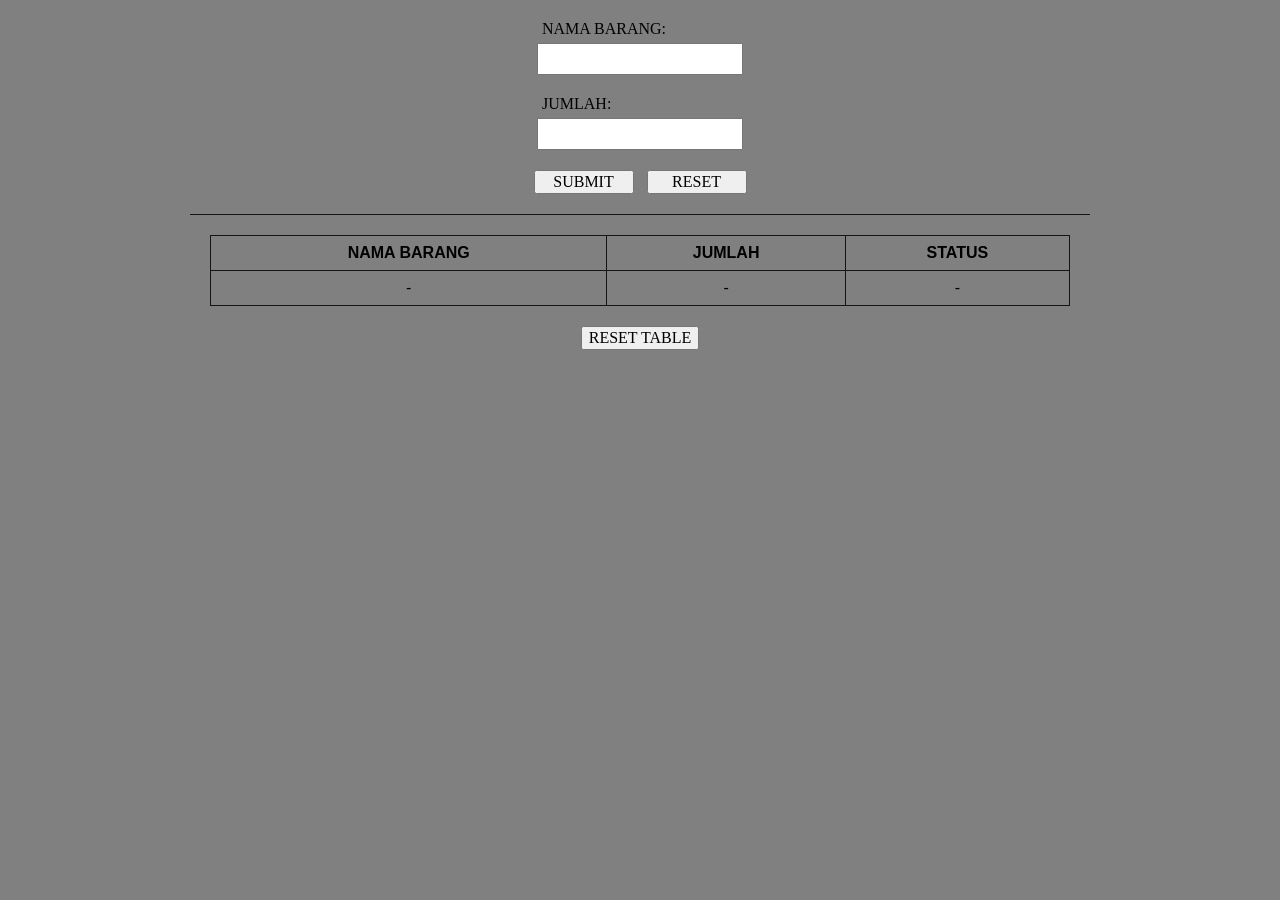
<file: web/latihan/js lanjutan/index.html>
<!doctype html>
<html lang="en">
  <head>
    <meta charset="UTF-8" />
    <meta name="viewport" content="width=device-width, initial-scale=1.0" />
    <title>Barang</title>
    <link rel="stylesheet" href="normalize.css" />
    <link rel="stylesheet" href="style.css" />
    <script src="script.js" defer></script>
  </head>
  <body>
    <div class="global-container">
      <section>
        <div id="input">
          <form>
            <label for="name">NAMA BARANG:</label><br />
            <input type="text" name="name" id="name" /><br />
            <label for="name">JUMLAH:</label><br />
            <input
              type="number"
              name="jumlah"
              id="jumlah"
              onwheel="this.blur()"
            /><br />
            <div class="button-container">
              <button type="button" id="submit">SUBMIT</button>
              <button type="reset" id="reset">RESET</button>
            </div>
          </form>
        </div>
      </section>
      <section>
        <table id="mainTable">
          <thead>
            <tr>
              <th>NAMA BARANG</th>
              <th>JUMLAH</th>
              <th>STATUS</th>
            </tr>
          </thead>
          <tbody>
            <tr>
              <td>-</td>
              <td>-</td>
              <td>-</td>
            </tr>
          </tbody>
        </table>
      </section>
      <button
        type="button"
        id="resetTable"
        style="margin: 0 auto; display: block"
      >
        RESET TABLE
      </button>
    </div>
  </body>
</html>
</file>
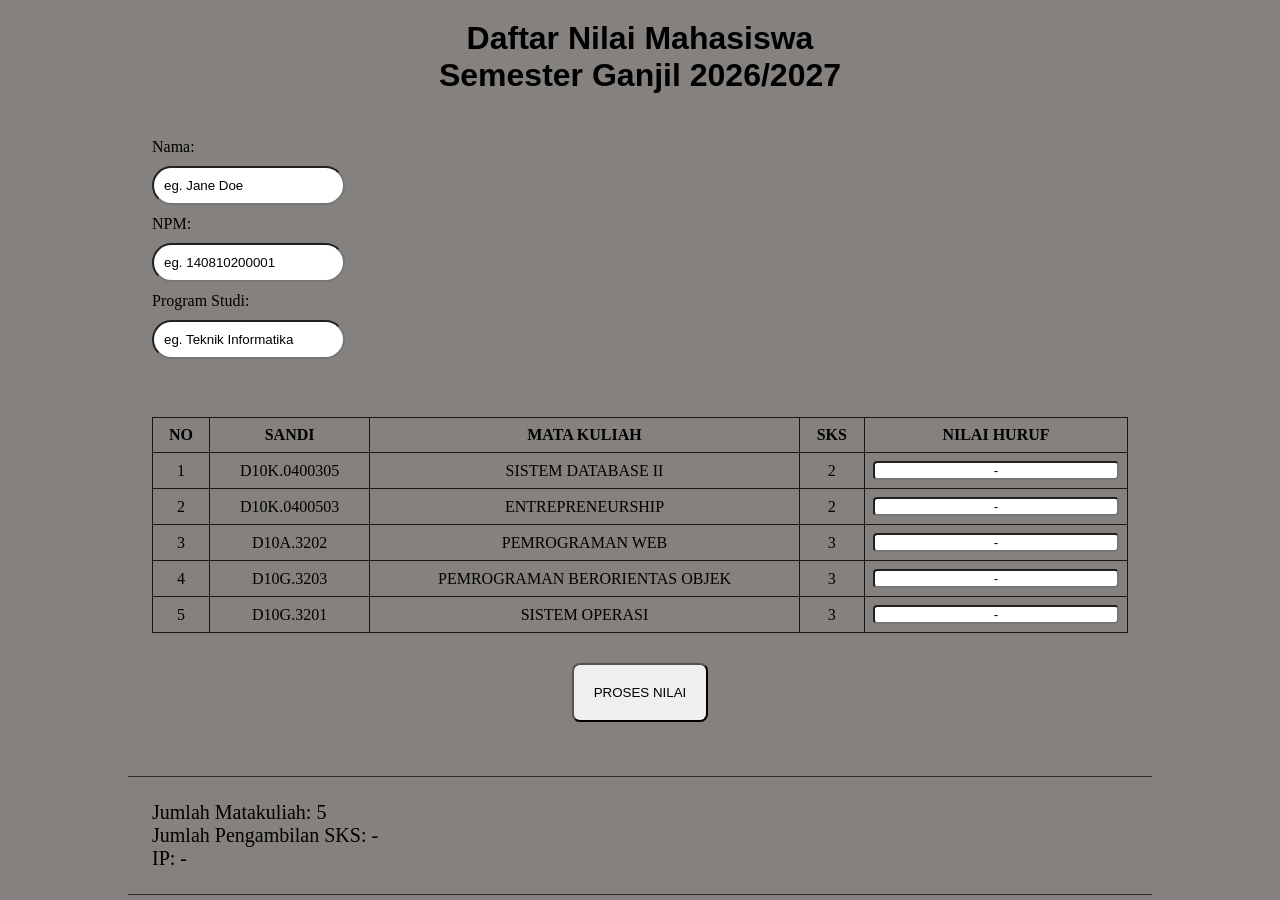
<file: web/latihan/Kuis/index.html>
<!doctype html>
<html lang="en">
  <head>
    <meta charset="UTF-8" />
    <meta name="viewport" content="width=device-width, initial-scale=1.0" />
    <title>Daftar Nilai Mahasiswa</title>
    <link rel="stylesheet" href="style.css" />
    <script src="script.js" defer></script>
  </head>
  <body>
    <div class="global-container">
      <header>
        <h1>Daftar Nilai Mahasiswa</h1>
        <h1>Semester Ganjil 2026/2027</h1>
      </header>
      <section class="identity-section">
        <div class="identity-card">
          <label for="name">Nama:</label><br />
          <input
            type="text"
            name="name"
            id="name"
            value="eg. Jane Doe"
            class="input-identity"
          /><br />
          <label for="npm">NPM:</label><br />
          <input
            type="text"
            name="npm"
            id="npm"
            value="eg. 140810200001"
            class="input-identity"
          /><br />
          <label for="">Program Studi:</label><br />
          <input
            type="text"
            name="program-studi"
            id="program-studi"
            value="eg. Teknik Informatika"
            class="input-identity"
          /><br />
        </div>
      </section>
      <section>
        <table id="table-nilai">
          <tr>
            <th>NO</th>
            <th>SANDI</th>
            <th>MATA KULIAH</th>
            <th>SKS</th>
            <th>NILAI HURUF</th>
          </tr>
          <tr>
            <td>1</td>
            <td>D10K.0400305</td>
            <td>SISTEM DATABASE II</td>
            <td id="sks-1">2</td>
            <td>
              <input
                type="text"
                name="huruf-mutu"
                id="huruf-mutu"
                value="-"
                class="input-table"
              />
            </td>
          </tr>
          <tr>
            <td>2</td>
            <td>D10K.0400503</td>
            <td>ENTREPRENEURSHIP</td>
            <td id="sks-1">2</td>
            <td>
              <input
                type="text"
                name="huruf-mutu"
                id="huruf-mutu"
                value="-"
                class="input-table"
              />
            </td>
          </tr>
          <tr>
            <td>3</td>
            <td>D10A.3202</td>
            <td>PEMROGRAMAN WEB</td>
            <td id="sks-3">3</td>
            <td>
              <input
                type="text"
                name="huruf-mutu"
                id="huruf-mutu"
                value="-"
                class="input-table"
              />
            </td>
          </tr>
          <tr>
            <td id="sks-4">4</td>
            <td>D10G.3203</td>
            <td>PEMROGRAMAN BERORIENTAS OBJEK</td>
            <td>3</td>
            <td>
              <input
                type="text"
                name="huruf-mutu"
                id="huruf-mutu"
                value="-"
                class="input-table"
              />
            </td>
          </tr>
          <tr>
            <td>5</td>
            <td>D10G.3201</td>
            <td>SISTEM OPERASI</td>
            <td id="sks-5">3</td>
            <td>
              <input
                type="text"
                name="huruf-mutu"
                id="huruf-mutu"
                value="-"
                class="input-table"
              />
            </td>
          </tr>
        </table>
        <div class="default-container">
          <button type="button" id="proses-nilai">PROSES NILAI</button>
        </div>
      </section>
      <section>
        <span class="default-span">Jumlah Matakuliah: 5</span><br />
        <span class="default-span">Jumlah Pengambilan SKS: </span>
        <span class="default-span" id="hasilSks"> - </span><br />
        <span class="default-span">IP: </span>
        <span class="default-span" id="hasilIp"> - </span><br />
      </section>
    </div>
  </body>
</html>
</file>
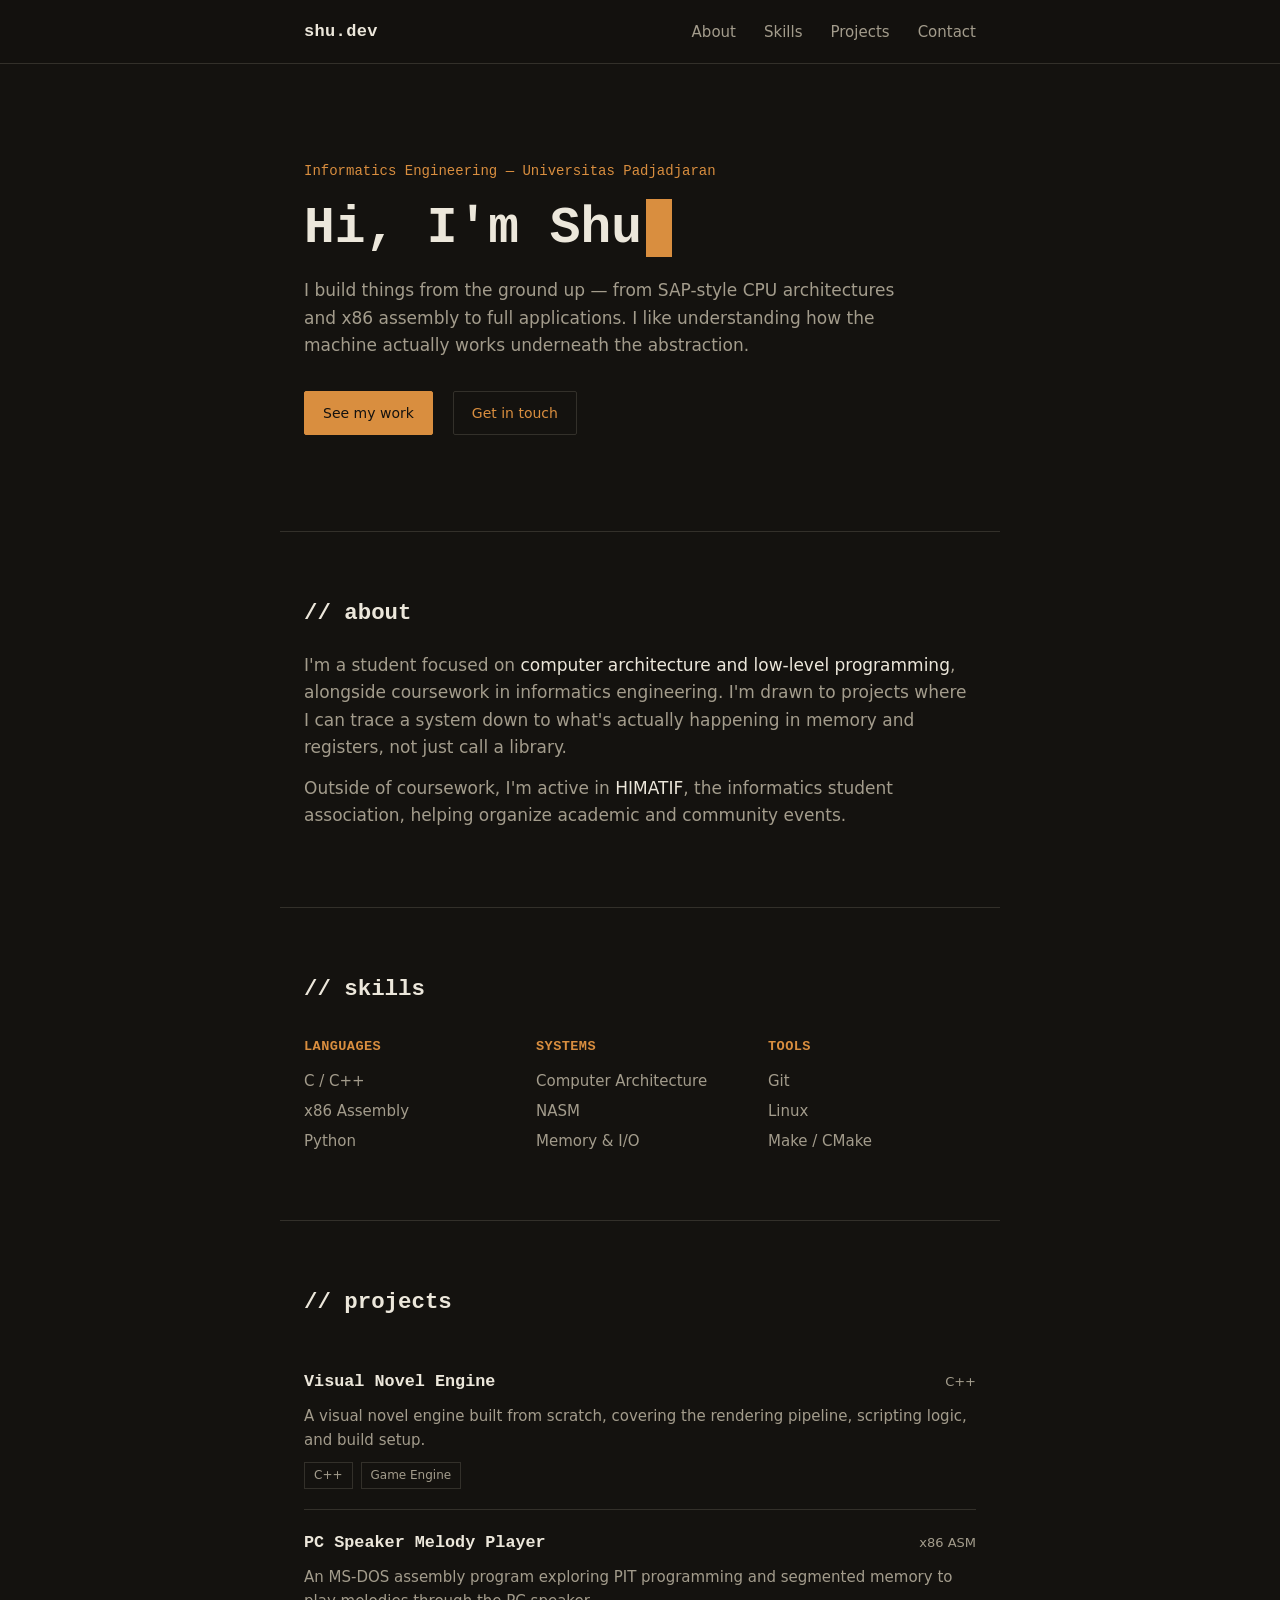
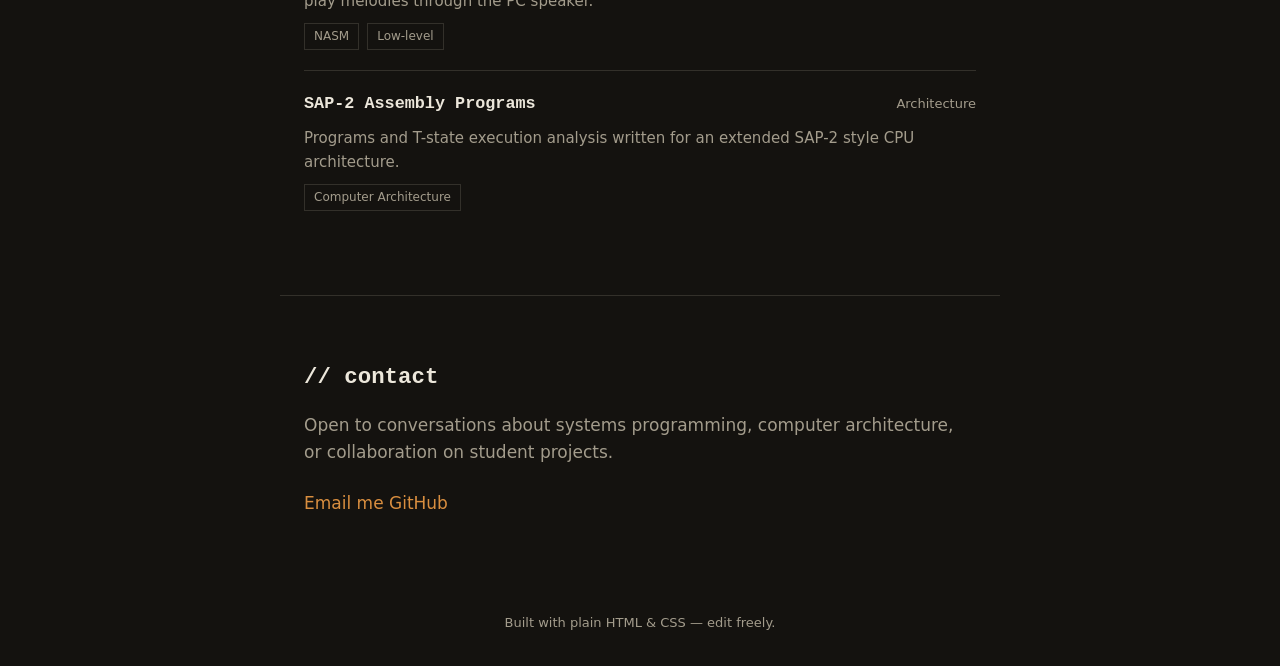
<file: web/latihan/portfolio_mockup.html>
<!DOCTYPE html>
<html lang="en">
<head>
<meta charset="UTF-8">
<meta name="viewport" content="width=device-width, initial-scale=1.0">
<title>Shu — Informatics Engineering</title>
<style>

  /* ============================================
     1. RESET & BASE SETUP
     ============================================ */
  * {
    box-sizing: border-box;   /* padding/border counted INSIDE the width */
    margin: 0;
    padding: 0;
  }

  :root {
    /* Color tokens — change these 5 values and the whole page re-themes */
    --bg:        #14120f;   /* near-black, warm charcoal (not pure #000) */
    --bg-panel:  #1c1a16;   /* slightly lighter panel background */
    --ink:       #ece7db;   /* warm off-white text */
    --ink-dim:   #a39c8c;   /* muted secondary text */
    --accent:    #d98e3f;   /* amber — a nod to old CRT phosphor displays */
    --line:      #33302a;   /* hairline border color */
  }

  body {
    background: var(--bg);
    color: var(--ink);
    font-family: 'Inter', system-ui, -apple-system, sans-serif;
    line-height: 1.6;
    font-size: 17px;
  }

  h1, h2, h3, .mono {
    font-family: 'JetBrains Mono', 'Courier New', monospace;
    /* monospace headings tie the design to "code" without overusing it everywhere */
  }

  a {
    color: var(--accent);
    text-decoration: none;
  }

  section {
    max-width: 720px;         /* keeps line length readable */
    margin: 0 auto;
    padding: 64px 24px;
  }

  /* Hairline divider between sections instead of heavy card shadows */
  section + section {
    border-top: 1px solid var(--line);
  }


  /* ============================================
     2. NAVIGATION
     ============================================ */
  nav {
    position: sticky;
    top: 0;
    background: rgba(20, 18, 15, 0.92);
    backdrop-filter: blur(6px);
    border-bottom: 1px solid var(--line);
    z-index: 10;
  }

  nav .nav-inner {
    max-width: 720px;
    margin: 0 auto;
    padding: 18px 24px;
    display: flex;
    justify-content: space-between;
    align-items: center;
  }

  nav .brand {
    font-weight: 600;
    letter-spacing: 0.02em;
  }

  nav ul {
    list-style: none;
    display: flex;
    gap: 28px;
  }

  nav a {
    color: var(--ink-dim);
    font-size: 15px;
    position: relative;
  }

  /* Underline that grows from the left on hover, instead of an instant color swap */
  nav a::after {
    content: "";
    position: absolute;
    left: 0;
    bottom: -4px;
    width: 0%;
    height: 1px;
    background: var(--accent);
    transition: width 0.25s ease;
  }

  nav a:hover {
    color: var(--ink);
  }

  nav a:hover::after {
    width: 100%;
  }


  /* ============================================
     3. HERO
     ============================================ */
  .hero {
    padding-top: 96px;
    padding-bottom: 96px;
  }

  .hero .eyebrow {
    color: var(--accent);
    font-size: 14px;
  }

  .hero h1 {
    font-size: clamp(2rem, 5vw, 3.2rem);
    line-height: 1.15;
    margin: 16px 0 20px;
  }

  /* Blinking cursor after the name — one deliberate animated moment, not scattered everywhere */
  .cursor {
    display: inline-block;
    width: 0.5em;
    background: var(--accent);
    margin-left: 4px;
    animation: blink 1s steps(1) infinite;
  }

  @keyframes blink {
    50% { opacity: 0; }
  }

  .hero p {
    color: var(--ink-dim);
    max-width: 55ch;
  }

  .hero .links {
    margin-top: 32px;
    display: flex;
    gap: 20px;
  }

  .hero .links a {
    border: 1px solid var(--line);
    padding: 10px 18px;
    font-size: 14px;
    border-radius: 2px; /* sharp, not the generic rounded-pill look */
  }

  .hero .links a.primary {
    background: var(--accent);
    color: var(--bg);
    border-color: var(--accent);
  }

  .hero .links a:hover {
    border-color: var(--accent);
  }


  /* ============================================
     4. ABOUT
     ============================================ */
  .about h2 {
    font-size: 1.4rem;
    margin-bottom: 20px;
  }

  .about p {
    color: var(--ink-dim);
    margin-bottom: 14px;
  }

  .about p strong {
    color: var(--ink);
    font-weight: 500;
  }


  /* ============================================
     5. SKILLS — a simple grid, no cards/shadows
     ============================================ */
  .skills h2 {
    font-size: 1.4rem;
    margin-bottom: 28px;
  }

  .skill-grid {
    display: grid;
    grid-template-columns: repeat(auto-fit, minmax(140px, 1fr));
    gap: 24px;
  }

  .skill-group h3 {
    font-size: 0.85rem;
    color: var(--accent);
    margin-bottom: 8px;
    letter-spacing: 0.03em;
  }

  .skill-group ul {
    list-style: none;
    color: var(--ink-dim);
    font-size: 15px;
  }

  .skill-group li {
    padding: 3px 0;
  }


  /* ============================================
     6. PROJECTS
     ============================================ */
  .projects h2 {
    font-size: 1.4rem;
    margin-bottom: 28px;
  }

  .project {
    padding: 20px 0;
    border-bottom: 1px solid var(--line);
  }

  .project:last-child {
    border-bottom: none;
  }

  .project-head {
    display: flex;
    justify-content: space-between;
    align-items: baseline;
    flex-wrap: wrap;
    gap: 8px;
  }

  .project-head h3 {
    font-size: 1.05rem;
  }

  .project-head span {
    font-size: 13px;
    color: var(--ink-dim);
  }

  .project p {
    color: var(--ink-dim);
    margin-top: 8px;
    font-size: 15px;
  }

  .project .tags {
    margin-top: 10px;
    display: flex;
    gap: 8px;
    flex-wrap: wrap;
  }

  .project .tags span {
    font-size: 12px;
    border: 1px solid var(--line);
    padding: 3px 9px;
    color: var(--ink-dim);
  }


  /* ============================================
     7. CONTACT / FOOTER
     ============================================ */
  .contact h2 {
    font-size: 1.4rem;
    margin-bottom: 16px;
  }

  .contact p {
    color: var(--ink-dim);
    margin-bottom: 24px;
  }

  footer {
    text-align: center;
    padding: 32px 24px;
    color: var(--ink-dim);
    font-size: 13px;
  }


  /* ============================================
     8. RESPONSIVE — mobile-first override
     ============================================ */
  @media (max-width: 600px) {
    nav ul {
      gap: 16px;
    }
    .hero {
      padding-top: 64px;
    }
    .hero .links {
      flex-direction: column;
    }
  }

  /* Respect users who've asked their OS to reduce motion */
  @media (prefers-reduced-motion: reduce) {
    .cursor {
      animation: none;
    }
    nav a::after {
      transition: none;
    }
  }

</style>
</head>
<body>

  <nav>
    <div class="nav-inner">
      <div class="brand mono">shu.dev</div>
      <ul>
        <li><a href="#about">About</a></li>
        <li><a href="#skills">Skills</a></li>
        <li><a href="#projects">Projects</a></li>
        <li><a href="#contact">Contact</a></li>
      </ul>
    </div>
  </nav>

  <section class="hero">
    <p class="eyebrow mono">Informatics Engineering — Universitas Padjadjaran</p>
    <h1>Hi, I'm Shu<span class="cursor">&nbsp;</span></h1>
    <p>I build things from the ground up — from SAP-style CPU architectures and
      x86 assembly to full applications. I like understanding how the machine
      actually works underneath the abstraction.</p>
    <div class="links">
      <a href="#projects" class="primary">See my work</a>
      <a href="#contact">Get in touch</a>
    </div>
  </section>

  <section class="about" id="about">
    <h2>// about</h2>
    <p>I'm a student focused on <strong>computer architecture and low-level
      programming</strong>, alongside coursework in informatics engineering.
      I'm drawn to projects where I can trace a system down to what's actually
      happening in memory and registers, not just call a library.</p>
    <p>Outside of coursework, I'm active in <strong>HIMATIF</strong>, the
      informatics student association, helping organize academic and
      community events.</p>
  </section>

  <section class="skills" id="skills">
    <h2>// skills</h2>
    <div class="skill-grid">
      <div class="skill-group">
        <h3>LANGUAGES</h3>
        <ul>
          <li>C / C++</li>
          <li>x86 Assembly</li>
          <li>Python</li>
        </ul>
      </div>
      <div class="skill-group">
        <h3>SYSTEMS</h3>
        <ul>
          <li>Computer Architecture</li>
          <li>NASM</li>
          <li>Memory & I/O</li>
        </ul>
      </div>
      <div class="skill-group">
        <h3>TOOLS</h3>
        <ul>
          <li>Git</li>
          <li>Linux</li>
          <li>Make / CMake</li>
        </ul>
      </div>
    </div>
  </section>

  <section class="projects" id="projects">
    <h2>// projects</h2>

    <div class="project">
      <div class="project-head">
        <h3>Visual Novel Engine</h3>
        <span>C++</span>
      </div>
      <p>A visual novel engine built from scratch, covering the rendering
        pipeline, scripting logic, and build setup.</p>
      <div class="tags"><span>C++</span><span>Game Engine</span></div>
    </div>

    <div class="project">
      <div class="project-head">
        <h3>PC Speaker Melody Player</h3>
        <span>x86 ASM</span>
      </div>
      <p>An MS-DOS assembly program exploring PIT programming and segmented
        memory to play melodies through the PC speaker.</p>
      <div class="tags"><span>NASM</span><span>Low-level</span></div>
    </div>

    <div class="project">
      <div class="project-head">
        <h3>SAP-2 Assembly Programs</h3>
        <span>Architecture</span>
      </div>
      <p>Programs and T-state execution analysis written for an extended
        SAP-2 style CPU architecture.</p>
      <div class="tags"><span>Computer Architecture</span></div>
    </div>

  </section>

  <section class="contact" id="contact">
    <h2>// contact</h2>
    <p>Open to conversations about systems programming, computer architecture,
      or collaboration on student projects.</p>
    <div class="links">
      <a href="mailto:you@example.com" class="primary">Email me</a>
      <a href="https://github.com/yourusername">GitHub</a>
    </div>
  </section>

  <footer>
    Built with plain HTML & CSS — edit freely.
  </footer>

</body>
</html>
</file>
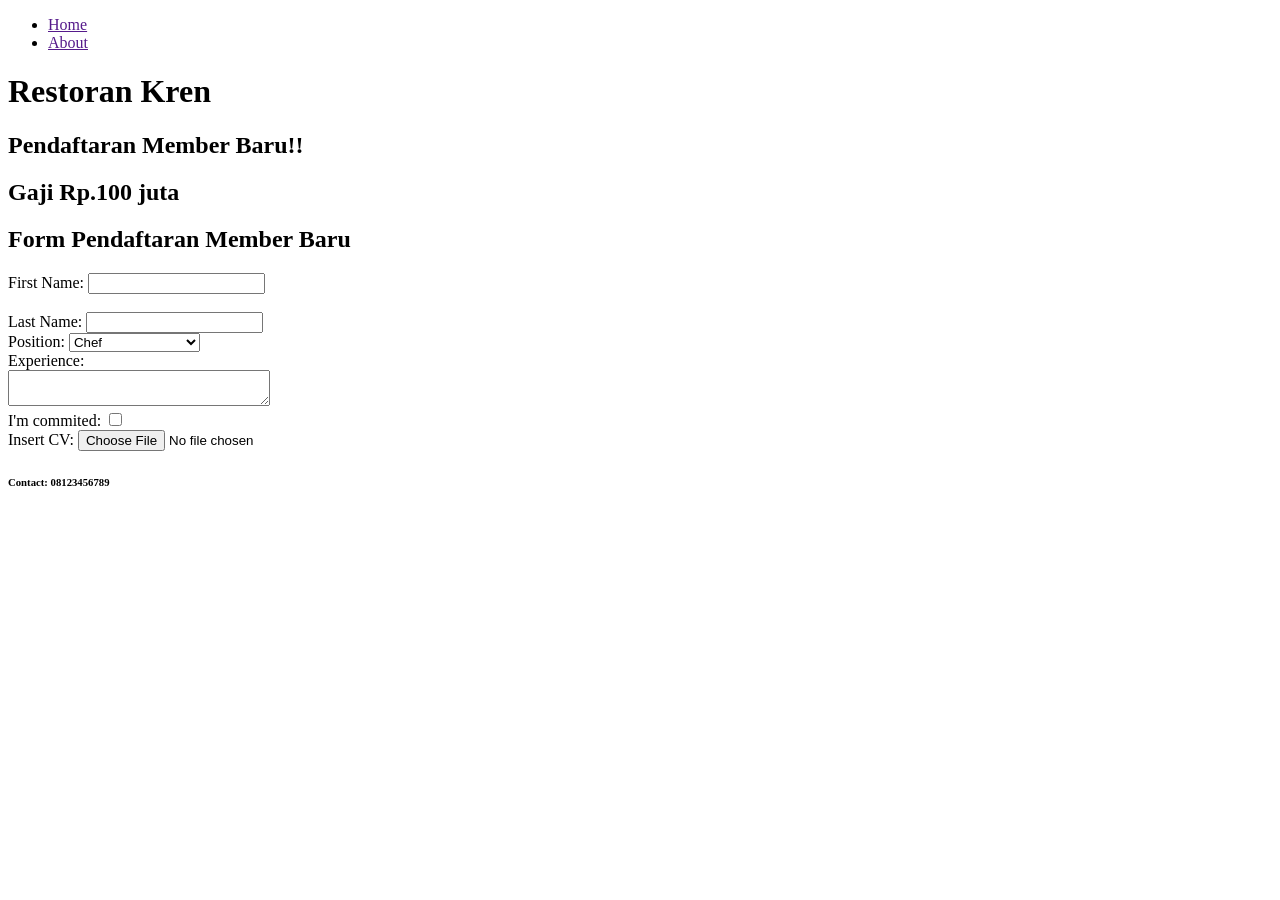
<file: web/Praktikum/playground/latihan-copy.html>
<!doctype html>
<html lang="en">
  <head>
    <meta charset="UTF-8" />
    <meta name="viewport" content="width=device-width, initial-scale=1.0" />
    <title>Pemweb 2026</title>
    <style>
      
    </style>
  </head>

  <body>
    <div class="nav-inner">
      <nav>
        <ul>
          <li><a href="">Home</a></li>
          <li><a href="">About</a></li>
        </ul>
      </nav>
    </div>
    <header>
      <div class="global-wrapper">
        <h1 class="title">Restoran Kren</h1>
        <h2 class="sub-title">Pendaftaran Member Baru!!</h2>
        <h2>Gaji Rp.100 juta</h2>
      </div>
    </header>
    <main>
      <div class="global-wrapper">
        <h2>Form Pendaftaran Member Baru</h2>
        <form>
          <section id="name-input">
            <label for="fname">First Name:</label>
            <input type="text" name="fname" id="fname" /><br />
            <br />

            <label for="lname">Last Name:</label>
            <input type="text" name="lname" id="lname" />
            <br />
          </section>

          <label for="position">Position: </label>
          <select name="position" id="position">
            <option value="chef">Chef</option>
            <option value="customer_support">Customer Support</option>
            <option value="waiter">Waiter</option>
            <option value="manager">Manager</option>
          </select>
          <br />

          <label for="experience">Experience: </label>
          <br />

          <textarea
            id="experience"
            name="experience"
            rows="2"
            cols="30"
          ></textarea>
          <br />

          <label for="commited">I'm commited:</label>
          <input type="checkbox" name="commited" id="commited" />
          <br />

          <label for="cv">Insert CV:</label>
          <input type="file" name="cv" id="cv" />
          <br />
        </form>
      </div>
    </main>
    <footer class="footer">
      <h6>Contact: 08123456789</h6>
    </footer>
  </body>
</html>
</file>
<file: web/latihan/js lanjutan/style.css>
html {
  background-color: gray;
}

table {
  font-family: Arial, Helvetica, sans-serif;
  border-collapse: collapse;
  width: 100%;
}

th,
td {
  border: 1px solid #151515;
  padding: 8px;
  text-align: center;
}

tr:nth-child(even) {
  background-color: #dddddd;
}

section {
  padding: 20px;
}

section + section {
  border-top: 1px solid #151515;
}

button {
  min-width: 100px;
}

form > label,
input {
  padding: 5px;
  margin: 5px 10px 20px 10px;
}

input::-webkit-inner-spin-button,
input::-webkit-outer-spin-button {
  -webkit-appearance: none;
  margin: 0;
}

input[type="number"] {
  -moz-appearance: textfield;
  appearance: textfield;
}

.global-container {
  min-width: 600px;
  max-width: 900px;
  margin: 0 auto;
}

.button-container {
  display: flex;
  flex-direction: row;
  justify-content: space-around;
}

#input {
  display: flex;
  flex-direction: column;
  align-items: center;
}
</file>
<file: web/latihan/Kuis/style.css>
* {
  box-sizing: border-box;
  margin: 0;
  padding: 0;
}

html {
	background-color: rgb(132, 129, 126);
}

h1,
h2,
h3 {
  font-family: "Franklin Gothic Medium", "Arial Narrow", Arial, sans-serif;
  text-align: center;
}

table {
  width: 100%;
  border-collapse: collapse;
}

td,
th {
  border: 1px solid rgb(23, 23, 23);
  padding: 8px;
  text-align: center;
}

header {
  padding: 20px;
  margin: 20px;
}

section {
  padding: 24px;
}

section + section {
  border-bottom: 1px solid rgb(46, 45, 45);
}

button {
  padding: 20px;
  border-radius: 8px;
}

input[type="reset"] {
  padding: 20px;
  border-radius: 10px;
}

label {
	font:800
}

.global-container {
  min-width: 600px;
  max-width: 80vw;
  margin: 0 auto;
}

.global-container > * {
  margin: 0 auto;
  width: 100%;
}

.default-container {
  padding: 10px;
  margin: 20px;
  display: flex;
  flex-direction: row;
  flex-wrap: wrap;
  justify-content: space-around;
  align-items: center;
  align-content: center;
  row-gap: 10px;
}

.identity-section {
  display: flex;
  flex-direction: column;
}

.identity-card > * {
	padding: 10px 0;
	margin: 10px 0;
}

.input-identity {
	padding: 10px;
	border-radius: 20px;
}

.input-table {
  width: 100%;
  border-radius: 4px;
  text-align: center;
}

.default-span {
	font-size: 20px;
}
</file>
